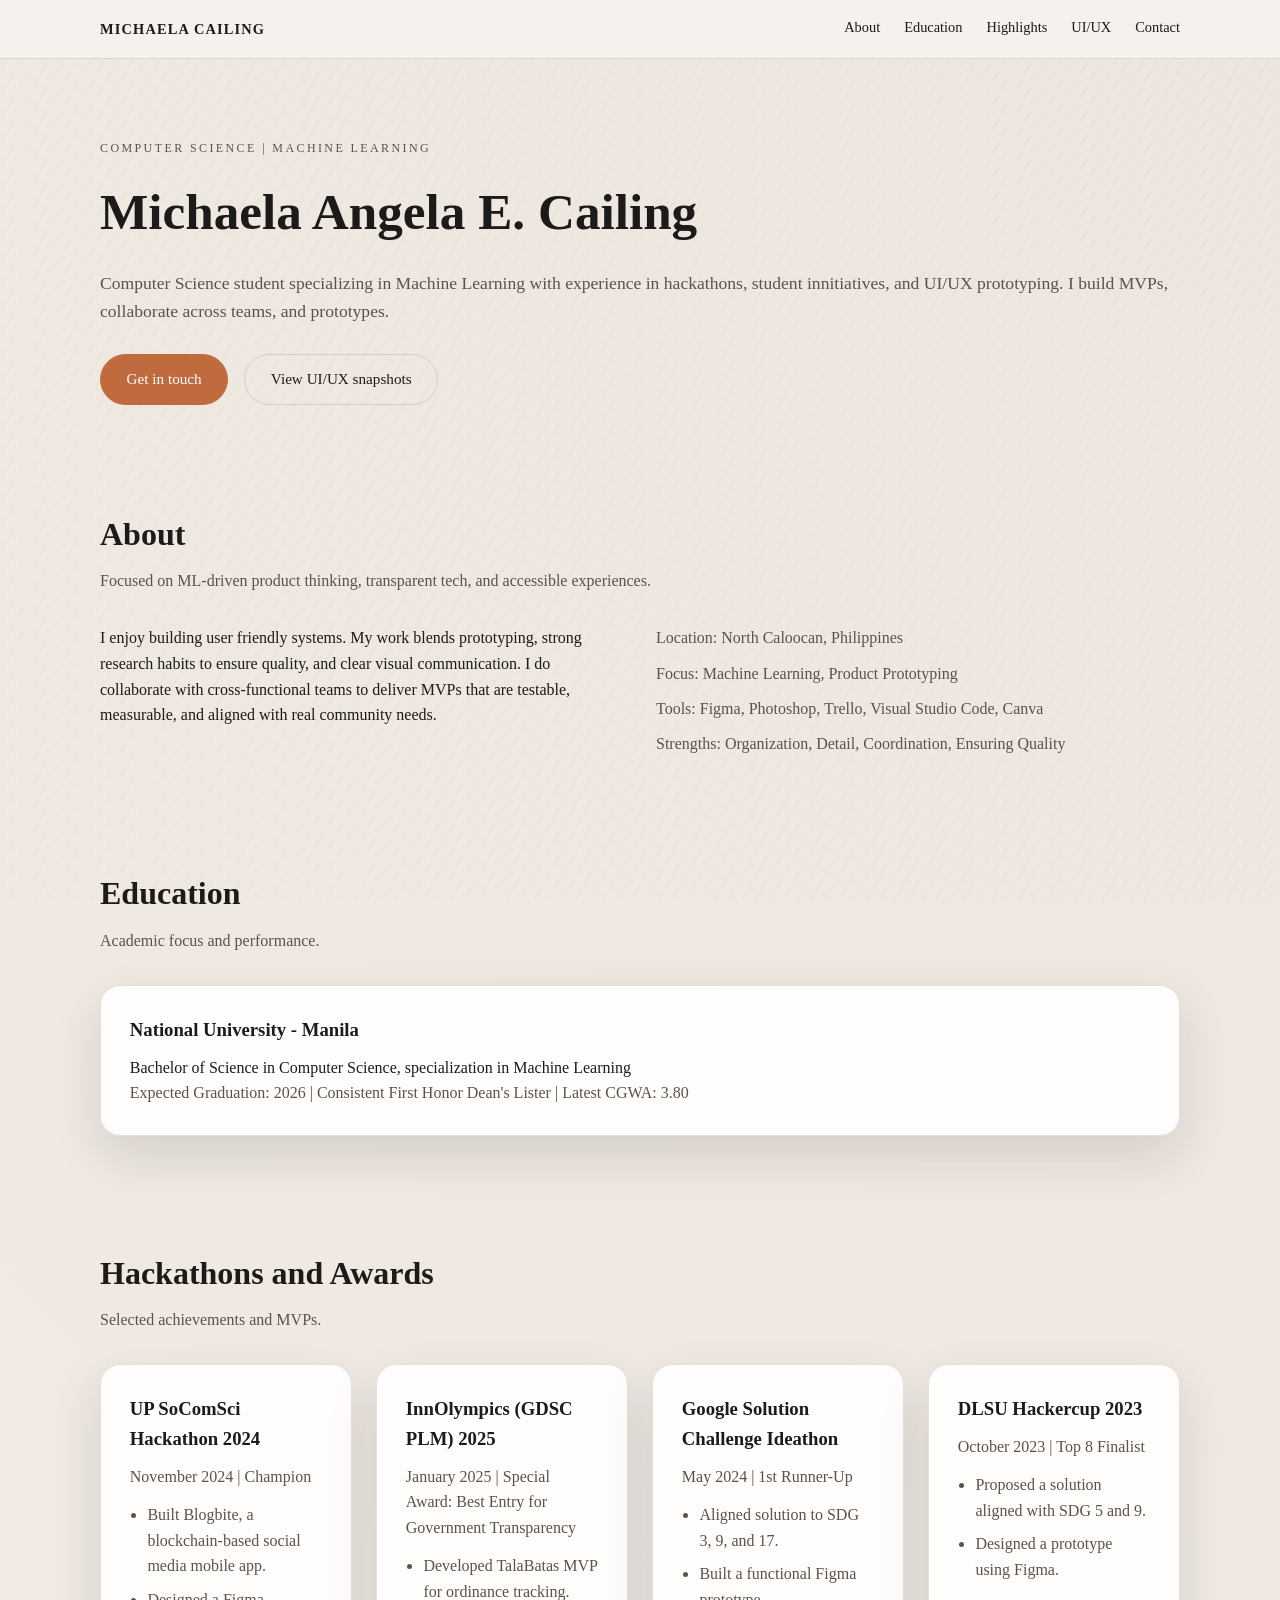
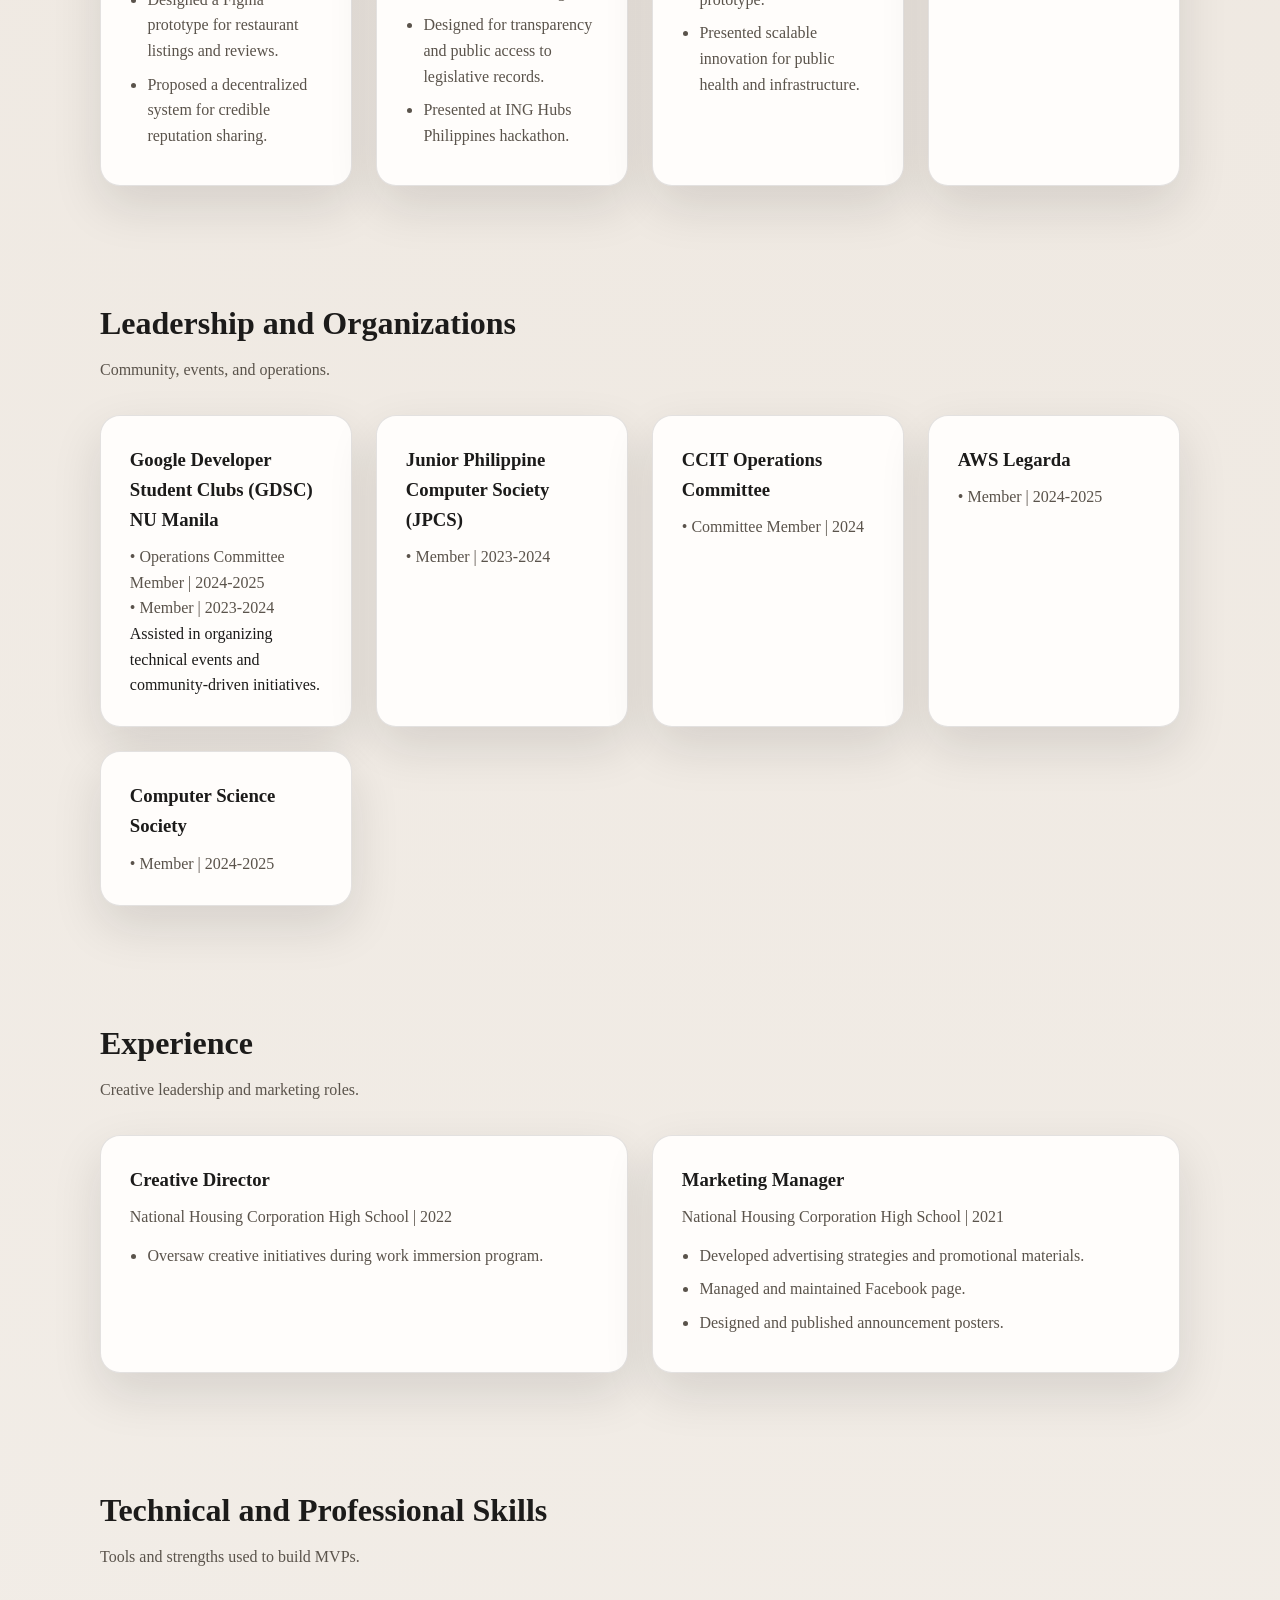
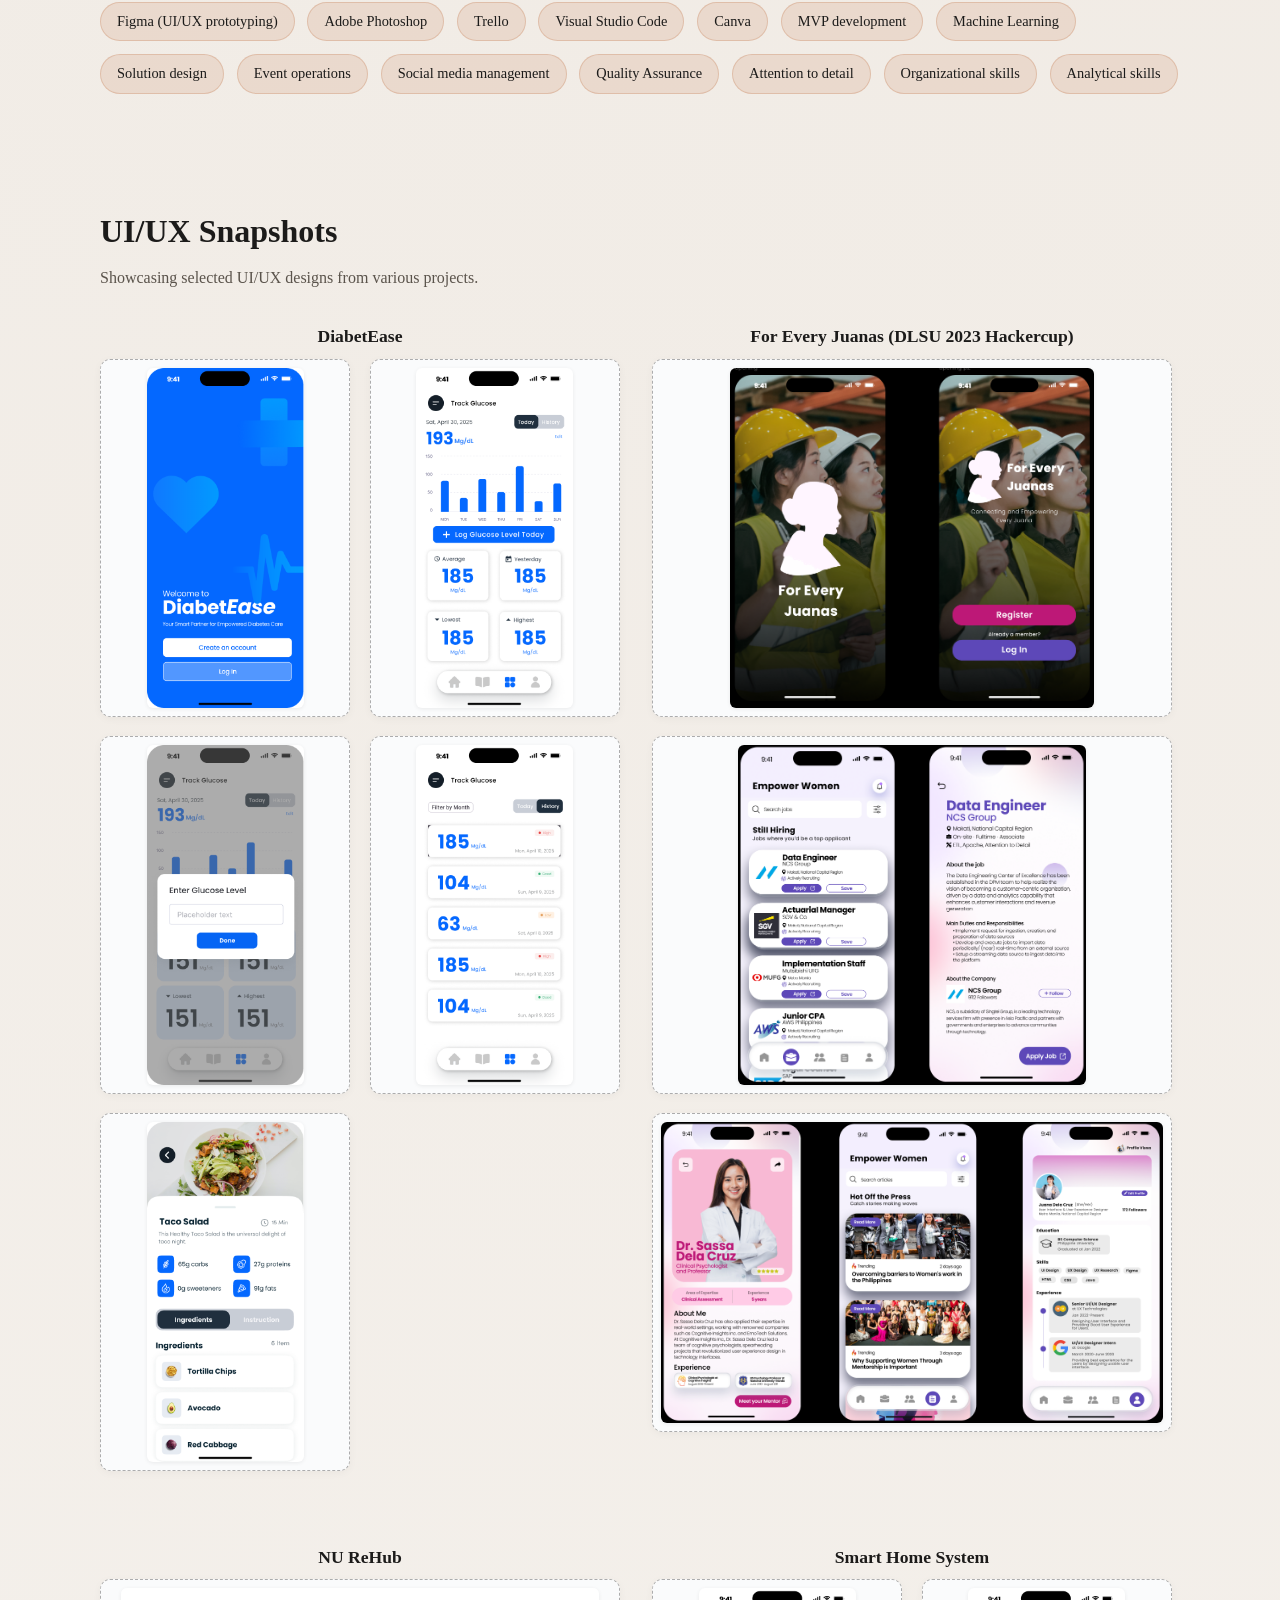
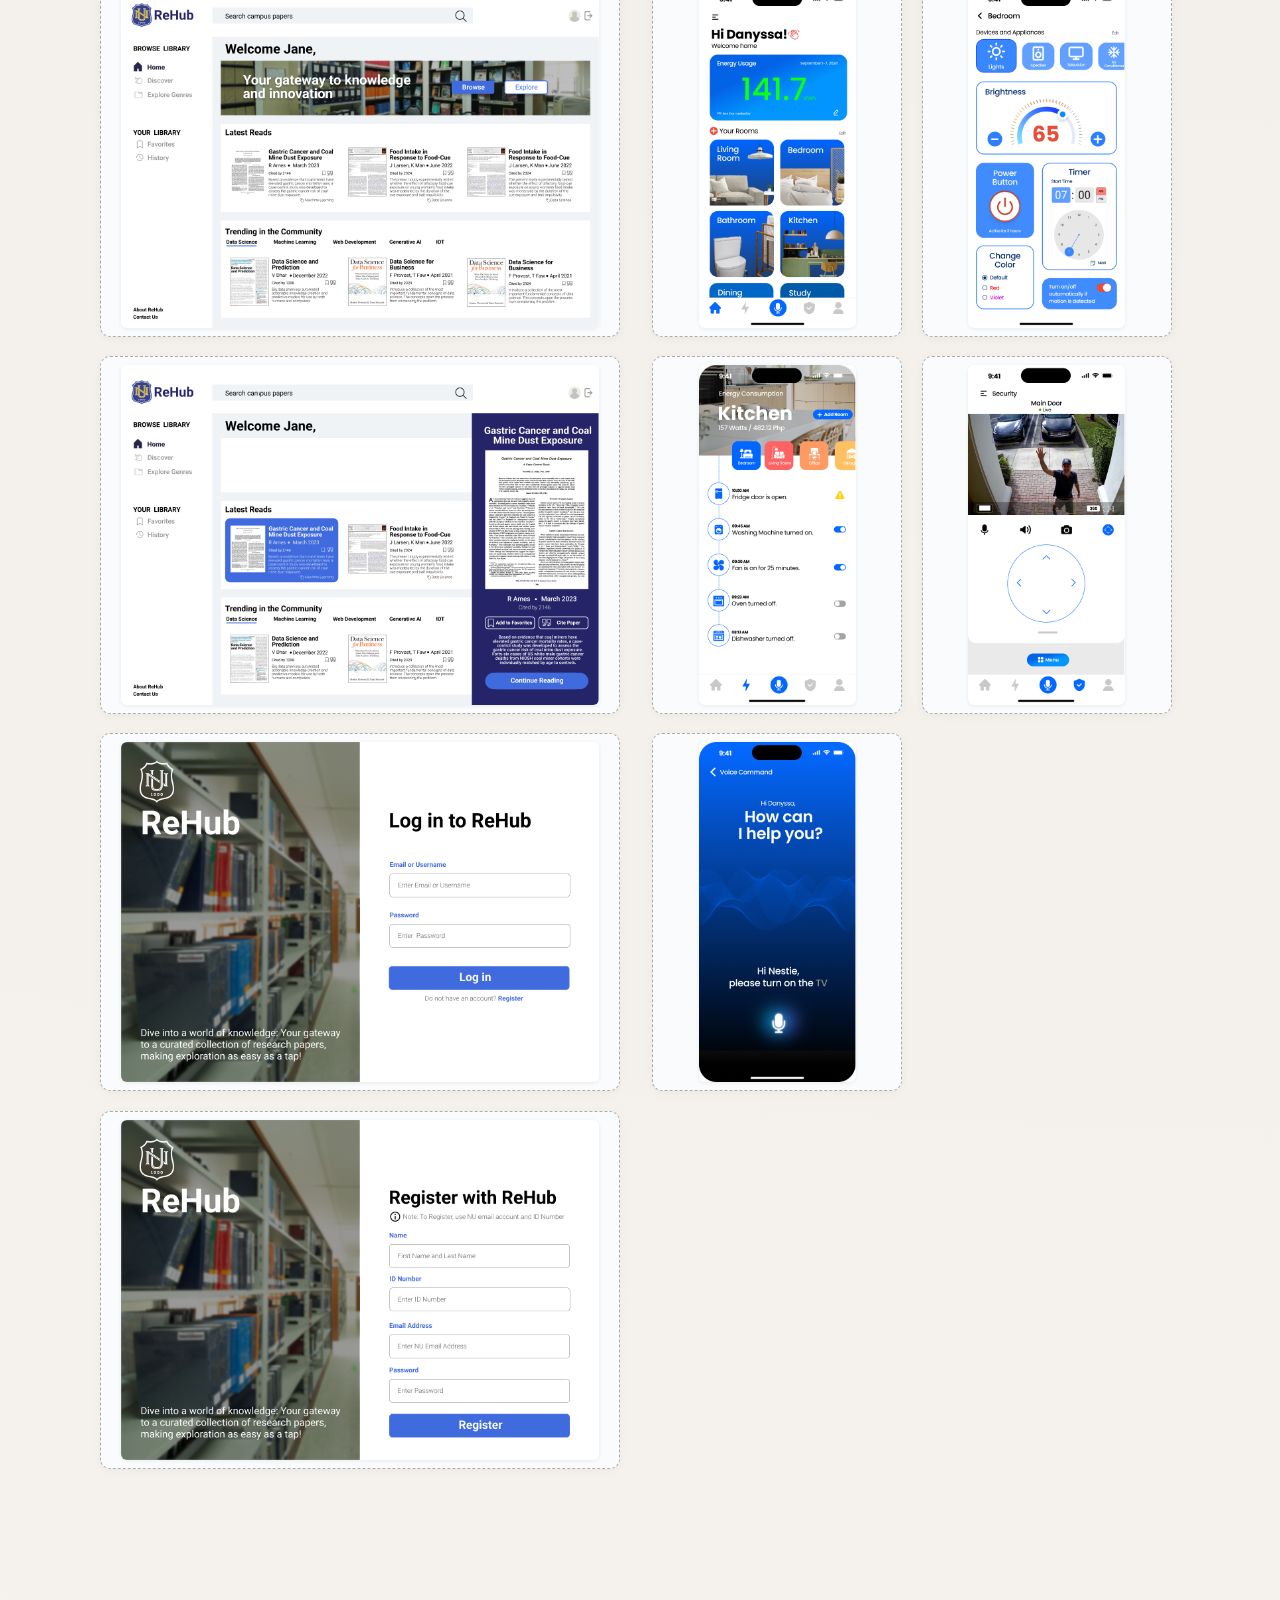
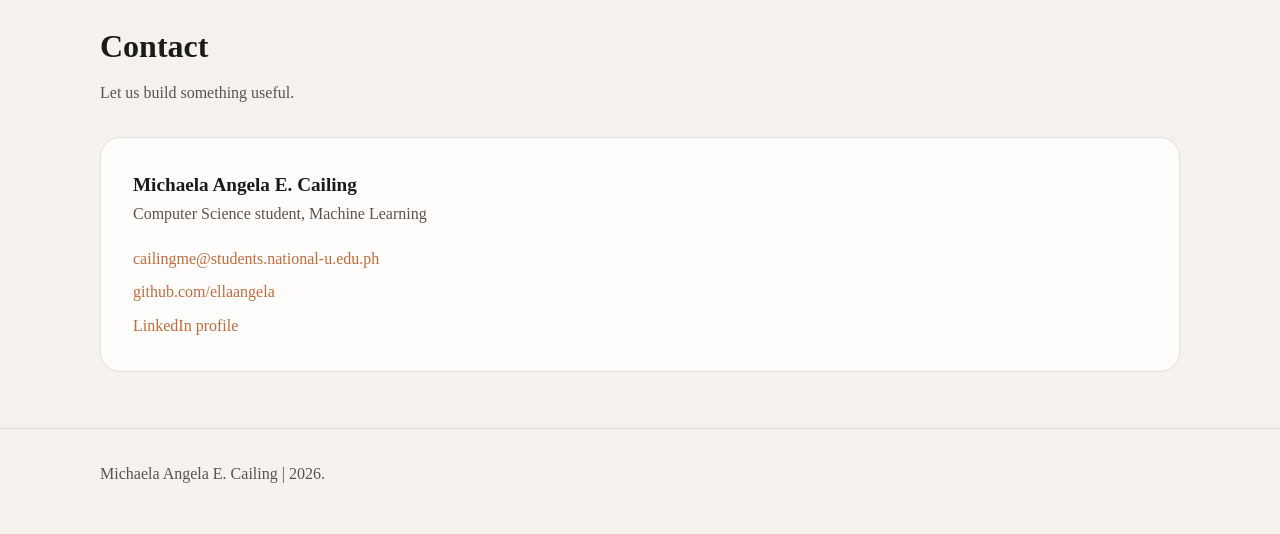
<file: portfolio/index.html>
<!doctype html>
<html lang="en">
  <head>
    <meta charset="utf-8" />
    <meta name="viewport" content="width=device-width, initial-scale=1" />
    <title>Michaela Angela E. Cailing | Portfolio</title>
    <meta name="description" content="Portfolio of Michaela Angela E. Cailing, Computer Science student specializing in Machine Learning." />
    <link rel="stylesheet" href="styles.css" />
  </head>
  <body>
    <div class="bg-texture" aria-hidden="true"></div>

    <header class="site-header">
      <div class="container header-inner">
        <a class="logo" href="#top">Michaela Cailing</a>
        <nav class="nav">
          <a href="#about">About</a>
          <a href="#education">Education</a>
          <a href="#highlights">Highlights</a>
          <a href="#uiux">UI/UX</a>
          <a href="#contact">Contact</a>
        </nav>
      </div>
    </header>

    <main id="top">
      <section class="hero container">
        <div class="hero-text">
          <p class="eyebrow">Computer Science | Machine Learning</p>
          <h1>Michaela Angela E. Cailing</h1>
          <p class="lead">
            Computer Science student specializing in Machine Learning with experience in hackathons, student innitiatives,
            and UI/UX prototyping. I build MVPs, collaborate across teams, and prototypes.
          </p>
          <div class="hero-actions">
            <a class="btn" href="#contact">Get in touch</a>
            <a class="btn ghost" href="#uiux">View UI/UX snapshots</a>
          </div>
        </div>
      </section>

      <section id="about" class="section container reveal">
        <div class="section-head">
          <h2>About</h2>
          <p>Focused on ML-driven product thinking, transparent tech, and accessible experiences.</p>
        </div>
        <div class="two-col">
          <p>
            I enjoy building user friendly systems. My work blends prototyping, strong
            research habits to ensure quality, and clear visual communication. I do collaborate with cross-functional teams to deliver
            MVPs that are testable, measurable, and aligned with real community needs.
          </p>
          <ul class="quick-facts">
            <li>Location: North Caloocan, Philippines</li>
            <li>Focus: Machine Learning, Product Prototyping</li>
            <li>Tools: Figma, Photoshop, Trello, Visual Studio Code, Canva</li>
            <li>Strengths: Organization, Detail, Coordination, Ensuring Quality</li>
          </ul>
        </div>
      </section>

      <section id="education" class="section container reveal">
        <div class="section-head">
          <h2>Education</h2>
          <p>Academic focus and performance.</p>
        </div>
        <div class="card">
          <h3>National University - Manila</h3>
          <p>Bachelor of Science in Computer Science, specialization in Machine Learning</p>
          <p class="muted">Expected Graduation: 2026 | Consistent First Honor Dean's Lister | Latest CGWA: 3.80</p>
        </div>
      </section>

      <section id="highlights" class="section container reveal">
        <div class="section-head">
          <h2>Hackathons and Awards</h2>
          <p>Selected achievements and MVPs.</p>
        </div>
        <div class="grid">
          <article class="card">
            <h3>UP SoComSci Hackathon 2024</h3>
            <p class="muted">November 2024 | Champion</p>
            <ul>
              <li>Built Blogbite, a blockchain-based social media mobile app.</li>
              <li>Designed a Figma prototype for restaurant listings and reviews.</li>
              <li>Proposed a decentralized system for credible reputation sharing.</li>
            </ul>
          </article>
          <article class="card">
            <h3>InnOlympics (GDSC PLM) 2025</h3>
            <p class="muted">January 2025 | Special Award: Best Entry for Government Transparency</p>
            <ul>
              <li>Developed TalaBatas MVP for ordinance tracking.</li>
              <li>Designed for transparency and public access to legislative records.</li>
              <li>Presented at ING Hubs Philippines hackathon.</li>
            </ul>
          </article>
          <article class="card">
            <h3>Google Solution Challenge Ideathon</h3>
            <p class="muted">May 2024 | 1st Runner-Up</p>
            <ul>
              <li>Aligned solution to SDG 3, 9, and 17.</li>
              <li>Built a functional Figma prototype.</li>
              <li>Presented scalable innovation for public health and infrastructure.</li>
            </ul>
          </article>
          <article class="card">
            <h3>DLSU Hackercup 2023</h3>
            <p class="muted">October 2023 | Top 8 Finalist</p>
            <ul>
              <li>Proposed a solution aligned with SDG 5 and 9.</li>
              <li>Designed a prototype using Figma.</li>
            </ul>
          </article>
        </div>
      </section>

      <section id="leadership" class="section container reveal">
        <div class="section-head">
          <h2>Leadership and Organizations</h2>
          <p>Community, events, and operations.</p>
        </div>
        <div class="grid">
          <div class="card">
            <h3>Google Developer Student Clubs (GDSC) NU Manila</h3>
            <p class="muted">• Operations Committee Member | 2024-2025</p>
            <p class="muted">• Member | 2023-2024</p>
            <p>Assisted in organizing technical events and community-driven initiatives.</p>
          </div>
          <div class="card">
            <h3>Junior Philippine Computer Society (JPCS)</h3>
            <p class="muted">• Member | 2023-2024</p>
          </div>
          <div class="card">
            <h3>CCIT Operations Committee</h3>
            <p class="muted">• Committee Member | 2024</p>
          </div>
          <div class="card">
            <h3>AWS Legarda</h3>
            <p class="muted">• Member | 2024-2025</p>
          </div>
          <div class="card">
            <h3>Computer Science Society</h3>
            <p class="muted">• Member | 2024-2025</p>
          </div>
        </div>
      </section>

      <section id="experience" class="section container reveal">
        <div class="section-head">
          <h2>Experience</h2>
          <p>Creative leadership and marketing roles.</p>
        </div>
        <div class="grid">
          <div class="card">
            <h3>Creative Director</h3>
            <p class="muted">National Housing Corporation High School | 2022</p>
            <ul>
              <li>Oversaw creative initiatives during work immersion program.</li>
            </ul>
          </div>
          <div class="card">
            <h3>Marketing Manager</h3>
            <p class="muted">National Housing Corporation High School | 2021</p>
            <ul>
              <li>Developed advertising strategies and promotional materials.</li>
              <li>Managed and maintained Facebook page.</li>
              <li>Designed and published announcement posters.</li>
            </ul>
          </div>
        </div>
      </section>

      <section id="skills" class="section container reveal">
        <div class="section-head">
          <h2>Technical and Professional Skills</h2>
          <p>Tools and strengths used to build MVPs.</p>
        </div>
        <div class="tags">
          <span>Figma (UI/UX prototyping)</span>
          <span>Adobe Photoshop</span>
          <span>Trello</span>
          <span>Visual Studio Code</span>
          <span>Canva</span>
          <span>MVP development</span>
          <span>Machine Learning</span>
          <span>Solution design</span>
          <span>Event operations</span>
          <span>Social media management</span>
          <span>Quality Assurance</span>
          <span>Attention to detail</span>
          <span>Organizational skills</span>
          <span>Analytical skills</span>
        </div>
      </section>

      <section id="uiux" class="section container reveal">
        <div class="section-head">
          <h2>UI/UX Snapshots</h2>
          <p>Showcasing selected UI/UX designs from various projects.</p>
        </div>
        <style>
          .gallery {
            display: flex;
            flex-wrap: wrap;
            gap: 2rem;
            justify-content: flex-start;
          }
          .snapshot-group {
            flex: 1 1 420px;
            min-width: 320px;
            max-width: 520px;
            margin-bottom: 2.5rem;
          }
          .snapshot-group h3 {
            margin-bottom: 0.5rem;
            font-size: 1.1rem;
            text-align: center;
          }
          .snapshot-list {
            display: grid;
            grid-template-columns: repeat(auto-fit, minmax(180px, 1fr));
            gap: 1.2rem;
          }
          .snapshot-list.one-col {
            grid-template-columns: 1fr;
          }
          .snapshot {
            display: flex;
            justify-content: center;
            align-items: center;
            background: #fafbfc;
            border-radius: 10px;
            box-shadow: 0 2px 8px rgba(0,0,0,0.04);
            padding: 0.5rem;
            min-height: 180px;
            height: 100%;
          }
          .snapshot img {
            max-width: 100%;
            max-height: 340px;
            width: auto;
            height: auto;
            object-fit: contain;
            border-radius: 6px;
            box-shadow: 0 1px 4px rgba(0,0,0,0.07);
            background: #fff;
          }
        </style>
        <div class="gallery">
          <div class="snapshot-group">
            <h3>DiabetEase</h3>
            <div class="snapshot-list">
              <div class="snapshot"><img src="assets/DiabetEase/Welcome Page.png" alt="DiabetEase Welcome Page" /></div>
              <div class="snapshot"><img src="assets/DiabetEase/Glucose.png" alt="DiabetEase Glucose" /></div>
              <div class="snapshot"><img src="assets/DiabetEase/Glucose-1.png" alt="DiabetEase Glucose-1" /></div>
              <div class="snapshot"><img src="assets/DiabetEase/Glucose History.png" alt="DiabetEase Glucose History" /></div>
              <div class="snapshot"><img src="assets/DiabetEase/Recipee.png" alt="DiabetEase Recipee" /></div>
            </div>
          </div>
          <div class="snapshot-group">
            <h3>For Every Juanas (DLSU 2023 Hackercup)</h3>
            <div class="snapshot-list one-col">
              <div class="snapshot"><img src="assets/For Every Juanas (DLSU 2023 Hackercup)/Screenshot_1.png" alt="For Every Juanas Screenshot 1" /></div>
              <div class="snapshot"><img src="assets/For Every Juanas (DLSU 2023 Hackercup)/Screenshot_4.png" alt="For Every Juanas Screenshot 4" /></div>
              <div class="snapshot"><img src="assets/For Every Juanas (DLSU 2023 Hackercup)/Screenshot_5.png" alt="For Every Juanas Screenshot 5" /></div>
            </div>
          </div>
          <div class="snapshot-group">
            <h3>NU ReHub</h3>
            <div class="snapshot-list one-col">
              <div class="snapshot"><img src="assets/NU ReHub/Home.png" alt="NU ReHub Home" /></div>
              <div class="snapshot"><img src="assets/NU ReHub/Home-1.png" alt="NU ReHub Home-1" /></div>
              <div class="snapshot"><img src="assets/NU ReHub/Log in.png" alt="NU ReHub Log in" /></div>
              <div class="snapshot"><img src="assets/NU ReHub/Register.png" alt="NU ReHub Register" /></div>
            </div>
          </div>
          <div class="snapshot-group">
            <h3>Smart Home System</h3>
            <div class="snapshot-list">
              <div class="snapshot"><img src="assets/Smart Home System/Home.png" alt="Smart Home System Home" /></div>
              <div class="snapshot"><img src="assets/Smart Home System/Room Sample.png" alt="Smart Home System Room Sample" /></div>
              <div class="snapshot"><img src="assets/Smart Home System/Energy1.png" alt="Smart Home System Energy1" /></div>
              <div class="snapshot"><img src="assets/Smart Home System/Security2.png" alt="Smart Home System Security2" /></div>
              <div class="snapshot"><img src="assets/Smart Home System/Voice Over.png" alt="Smart Home System Voice Over" /></div>
            </div>
          </div>
        </div>
      </section>

      <section id="contact" class="section container reveal">
        <div class="section-head">
          <h2>Contact</h2>
          <p>Let us build something useful.</p>
        </div>
        <div class="contact-card">
          <div>
            <p class="contact-name">Michaela Angela E. Cailing</p>
            <p class="muted">Computer Science student, Machine Learning</p>
          </div>
          <div class="contact-links">
            <a href="mailto:cailingme@students.national-u.edu.ph">cailingme@students.national-u.edu.ph</a>
            <a href="https://github.com/ellaangela" target="_blank" rel="noreferrer">github.com/ellaangela</a>
            <a href="https://www.linkedin.com/in/michaela-angela-e-cailing-a503332a2/" target="_blank" rel="noreferrer">LinkedIn profile</a>
          </div>
        </div>
      </section>
    </main>

    <footer class="site-footer">
      <div class="container footer-inner">
        <p>Michaela Angela E. Cailing | 2026.</p>
      </div>
    </footer>

    <script src="script.js"></script>
  </body>
</html>
</file>
<file: portfolio/styles.css>
:root {
  --bg: #f6f3ef;
  --bg-2: #ede6de;
  --text: #1c1b1a;
  --muted: #5a534b;
  --accent: #c06b3e;
  --accent-soft: rgba(192, 107, 62, 0.14);
  --card: #fffdfb;
  --border: rgba(28, 27, 26, 0.12);
  --shadow: 0 20px 50px rgba(28, 27, 26, 0.12);
  --radius: 20px;
  --max-width: 1080px;
}

* {
  box-sizing: border-box;
  margin: 0;
  padding: 0;
}

body {
  font-family: "Palatino Linotype", "Book Antiqua", Palatino, "Times New Roman", serif;
  background: radial-gradient(circle at top right, var(--bg-2), var(--bg));
  color: var(--text);
  line-height: 1.6;
}

a {
  color: inherit;
  text-decoration: none;
}

img {
  max-width: 100%;
  display: block;
}

.bg-texture {
  position: fixed;
  inset: 0;
  background-image: repeating-linear-gradient(
    120deg,
    rgba(28, 27, 26, 0.04),
    rgba(28, 27, 26, 0.04) 1px,
    transparent 1px,
    transparent 12px
  );
  opacity: 0.6;
  pointer-events: none;
  z-index: -1;
}

.container {
  width: min(100% - 2.5rem, var(--max-width));
  margin: 0 auto;
}

.site-header {
  position: sticky;
  top: 0;
  backdrop-filter: blur(12px);
  background: rgba(246, 243, 239, 0.85);
  border-bottom: 1px solid var(--border);
  z-index: 10;
}

.header-inner {
  display: flex;
  align-items: center;
  justify-content: space-between;
  padding: 1rem 0;
}

.logo {
  font-weight: 700;
  letter-spacing: 0.08em;
  text-transform: uppercase;
  font-size: 0.9rem;
}

.nav {
  display: flex;
  gap: 1.5rem;
  font-size: 0.9rem;
}

.nav a {
  position: relative;
  padding-bottom: 0.2rem;
}

.nav a::after {
  content: "";
  position: absolute;
  left: 0;
  bottom: 0;
  width: 0;
  height: 2px;
  background: var(--accent);
  transition: width 0.3s ease;
}

.nav a:hover::after {
  width: 100%;
}

.hero {
  display: grid;
  grid-template-columns: repeat(auto-fit, minmax(260px, 1fr));
  gap: 2.5rem;
  padding: 5rem 0 3rem;
  align-items: center;
}

.eyebrow {
  text-transform: uppercase;
  letter-spacing: 0.2em;
  font-size: 0.75rem;
  color: var(--muted);
  margin-bottom: 0.8rem;
}

h1 {
  font-size: clamp(2.4rem, 4vw, 3.4rem);
  margin-bottom: 1rem;
}

.lead {
  font-size: 1.1rem;
  color: var(--muted);
  margin-bottom: 1.8rem;
}

.hero-actions {
  display: flex;
  flex-wrap: wrap;
  gap: 1rem;
}

.btn {
  padding: 0.75rem 1.6rem;
  border-radius: 999px;
  background: var(--accent);
  color: #fff;
  font-size: 0.95rem;
  border: 1px solid var(--accent);
  transition: transform 0.3s ease, box-shadow 0.3s ease;
}

.btn:hover {
  transform: translateY(-2px);
  box-shadow: 0 12px 24px rgba(192, 107, 62, 0.25);
}

.btn.ghost {
  background: transparent;
  color: var(--text);
  border-color: var(--border);
}

.hero-card {
  background: var(--card);
  border-radius: var(--radius);
  border: 1px solid var(--border);
  padding: 2rem;
  display: grid;
  gap: 1.4rem;
  box-shadow: var(--shadow);
}

.stat {
  display: flex;
  align-items: baseline;
  justify-content: space-between;
}

.stat-value {
  font-size: 2rem;
  font-weight: 700;
}

.stat-label {
  color: var(--muted);
  font-size: 0.95rem;
}

.section {
  padding: 3.5rem 0;
}

.section-head {
  margin-bottom: 2rem;
}

.section-head h2 {
  font-size: 2rem;
  margin-bottom: 0.5rem;
}

.section-head p {
  color: var(--muted);
}

.two-col {
  display: grid;
  grid-template-columns: repeat(auto-fit, minmax(240px, 1fr));
  gap: 2rem;
}

.quick-facts {
  list-style: none;
  display: grid;
  gap: 0.6rem;
  color: var(--muted);
}

.card {
  background: var(--card);
  border: 1px solid var(--border);
  border-radius: var(--radius);
  padding: 1.8rem;
  box-shadow: var(--shadow);
}

.grid {
  display: grid;
  grid-template-columns: repeat(auto-fit, minmax(250px, 1fr));
  gap: 1.5rem;
}

.card h3 {
  margin-bottom: 0.6rem;
}

.card ul {
  margin-top: 0.8rem;
  padding-left: 1.1rem;
  color: var(--muted);
}

.card li {
  margin-bottom: 0.5rem;
}

.muted {
  color: var(--muted);
}

.tags {
  display: flex;
  flex-wrap: wrap;
  gap: 0.8rem;
}

.tags span {
  padding: 0.45rem 1rem;
  border-radius: 999px;
  background: var(--accent-soft);
  border: 1px solid rgba(192, 107, 62, 0.25);
  font-size: 0.9rem;
}

.gallery {
  display: grid;
  grid-template-columns: repeat(auto-fit, minmax(220px, 1fr));
  gap: 1.2rem;
}

.snapshot {
  background: var(--card);
  border-radius: var(--radius);
  border: 1px dashed rgba(28, 27, 26, 0.35);
  padding: 1.4rem;
  text-align: center;
}

.snapshot-frame {
  height: 160px;
  border-radius: 16px;
  background: linear-gradient(135deg, rgba(192, 107, 62, 0.2), rgba(28, 27, 26, 0.08));
  display: grid;
  place-items: center;
  font-weight: 600;
  margin-bottom: 0.8rem;
}

.helper {
  margin-top: 1rem;
  color: var(--muted);
  font-size: 0.95rem;
}

.contact-card {
  background: var(--card);
  border-radius: var(--radius);
  border: 1px solid var(--border);
  padding: 2rem;
  display: grid;
  gap: 1.2rem;
}

.contact-name {
  font-size: 1.2rem;
  font-weight: 700;
}

.contact-links {
  display: grid;
  gap: 0.5rem;
}

.contact-links a {
  color: var(--accent);
}

.site-footer {
  padding: 2rem 0 3rem;
  border-top: 1px solid var(--border);
}

.footer-inner {
  display: flex;
  justify-content: space-between;
  color: var(--muted);
}

.reveal {
  opacity: 0;
  transform: translateY(16px);
  transition: opacity 0.8s ease, transform 0.8s ease;
}

.reveal.visible {
  opacity: 1;
  transform: translateY(0);
}

@media (max-width: 768px) {
  .nav {
    display: none;
  }

  .hero {
    padding-top: 3.5rem;
  }

  .footer-inner {
    flex-direction: column;
    gap: 0.6rem;
  }
}
</file>
